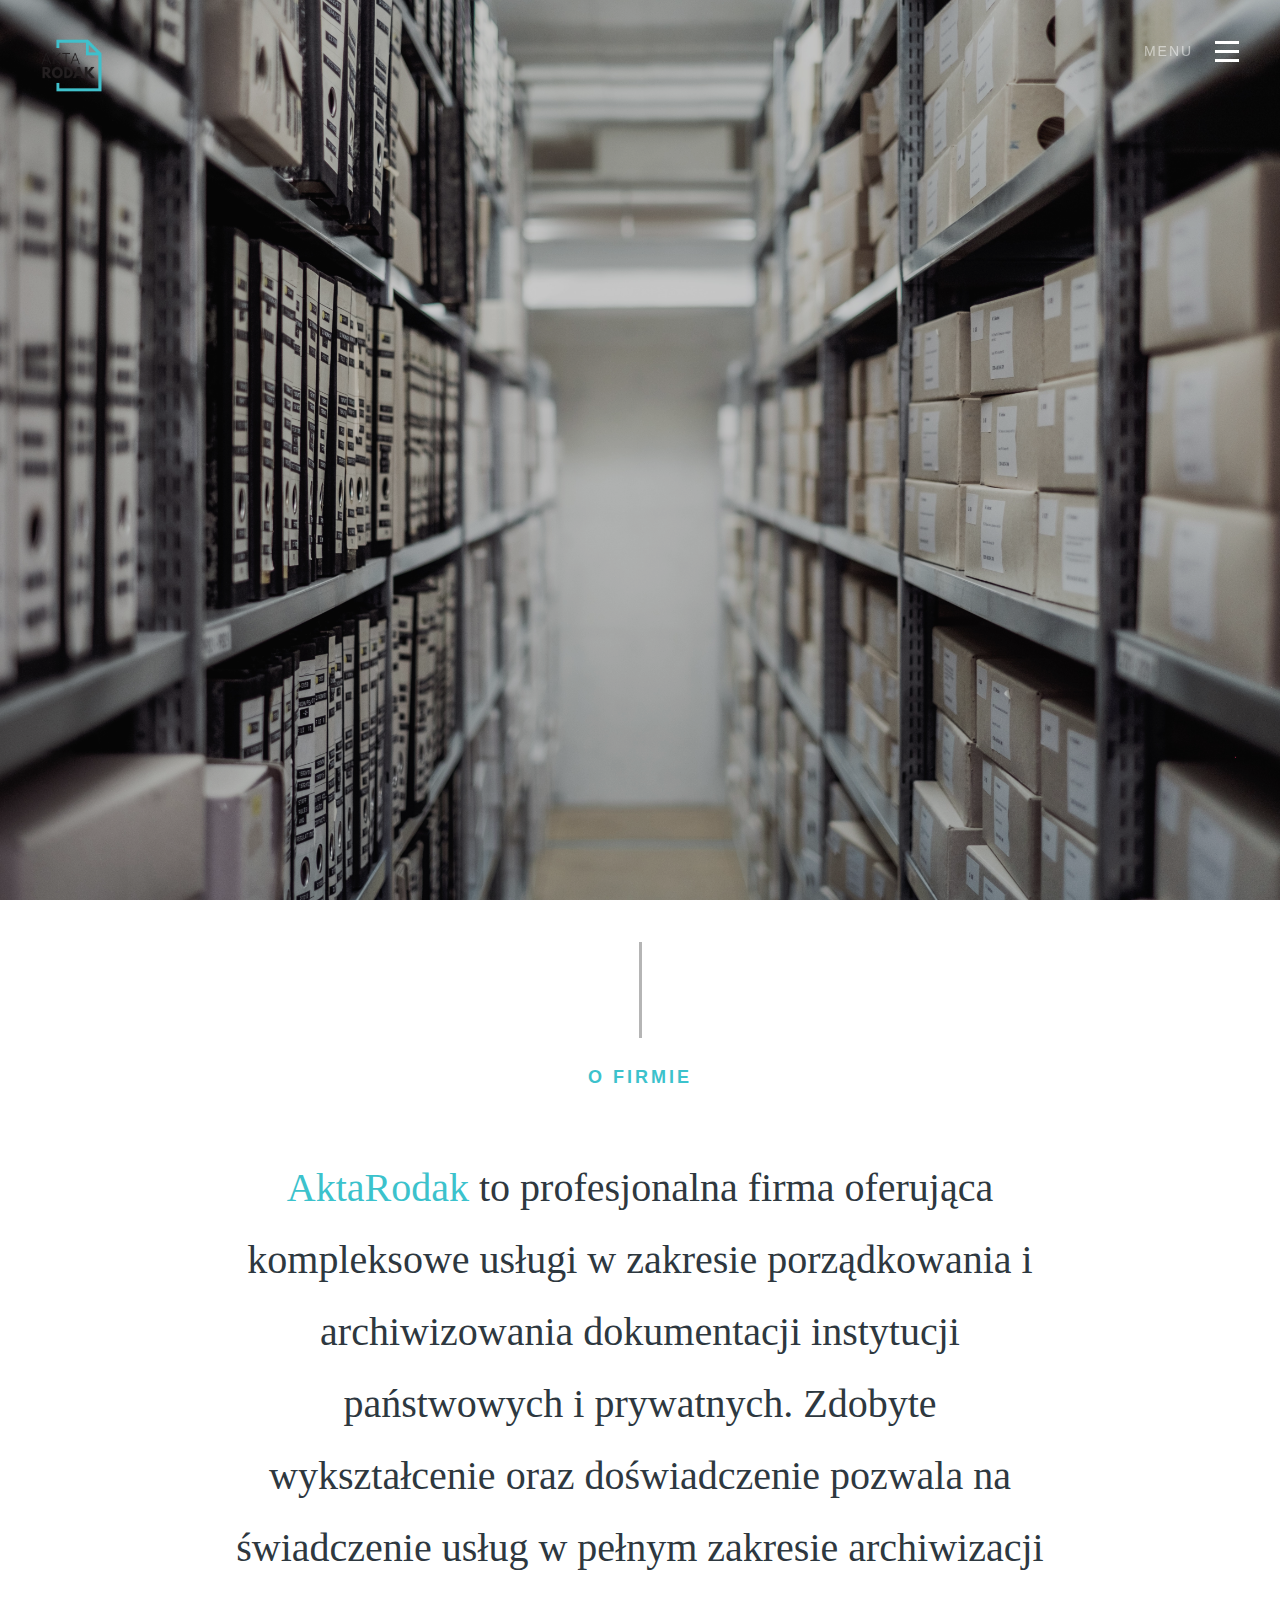
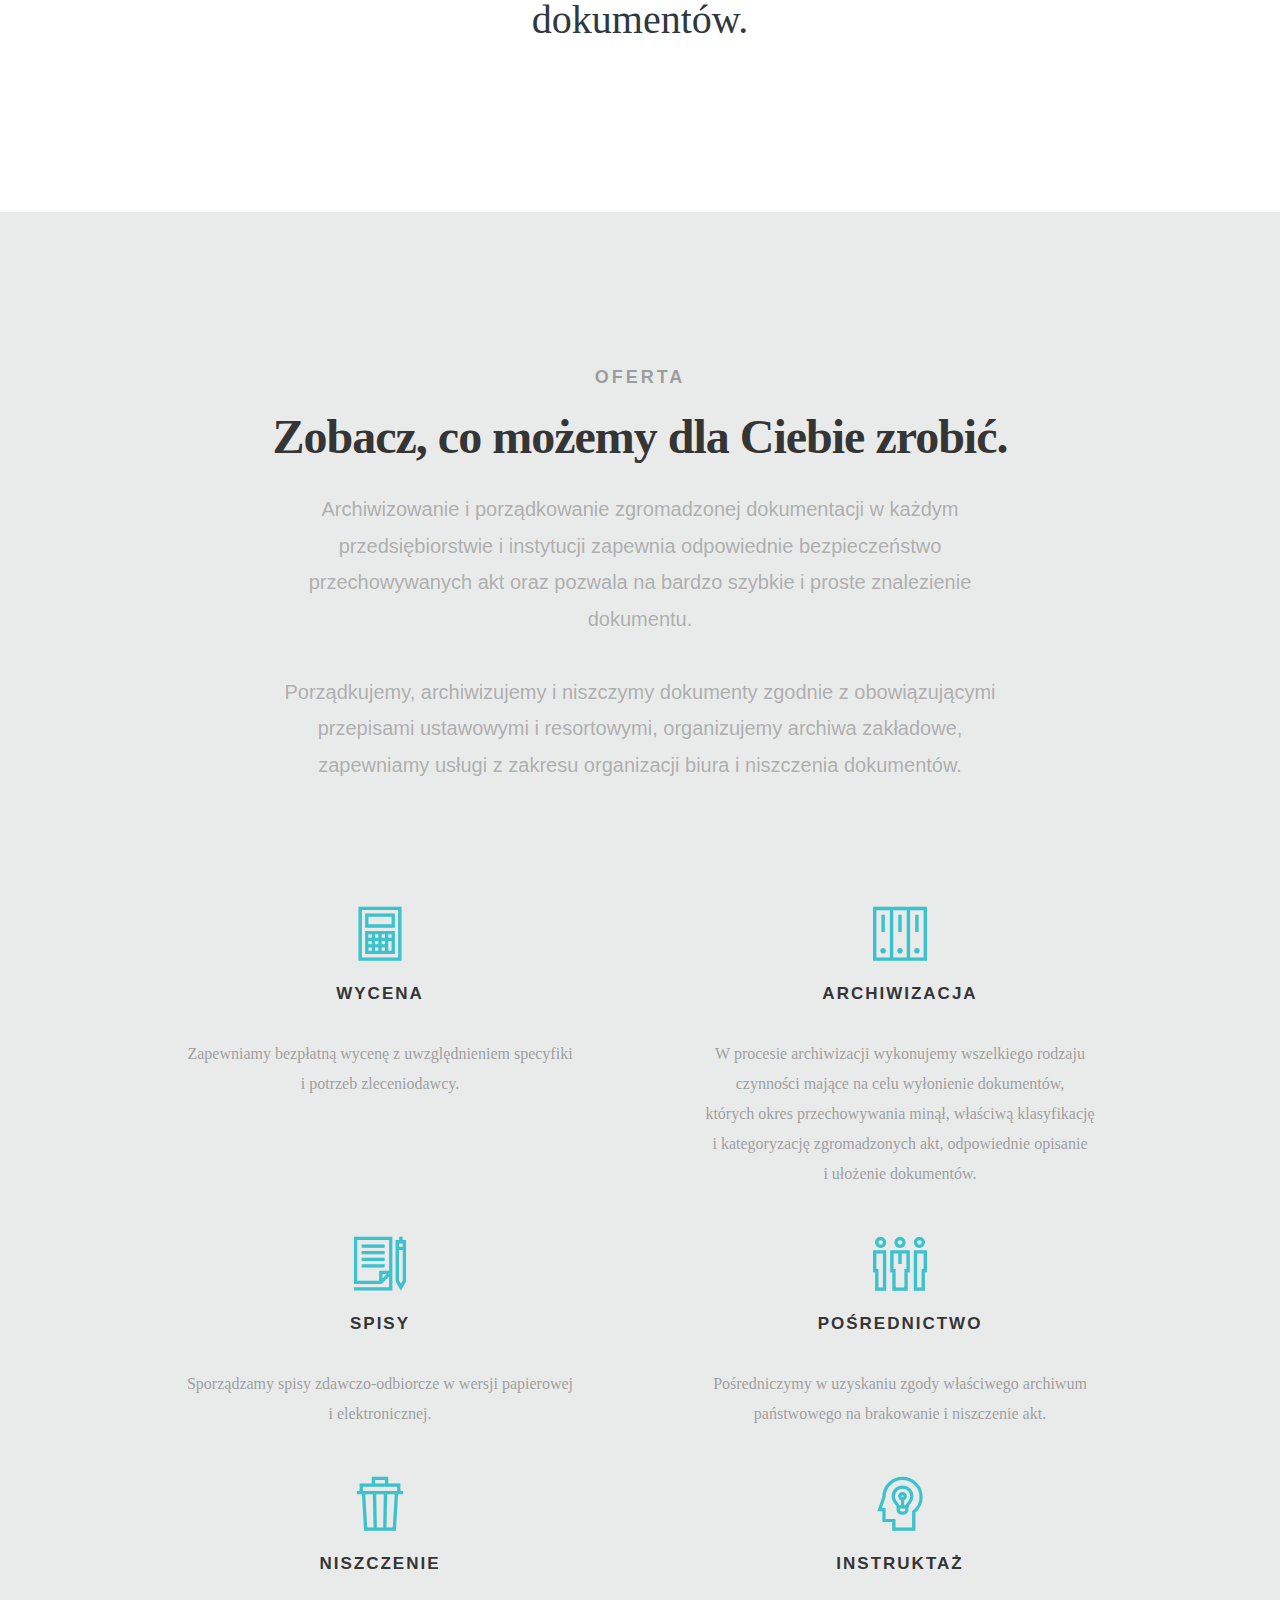
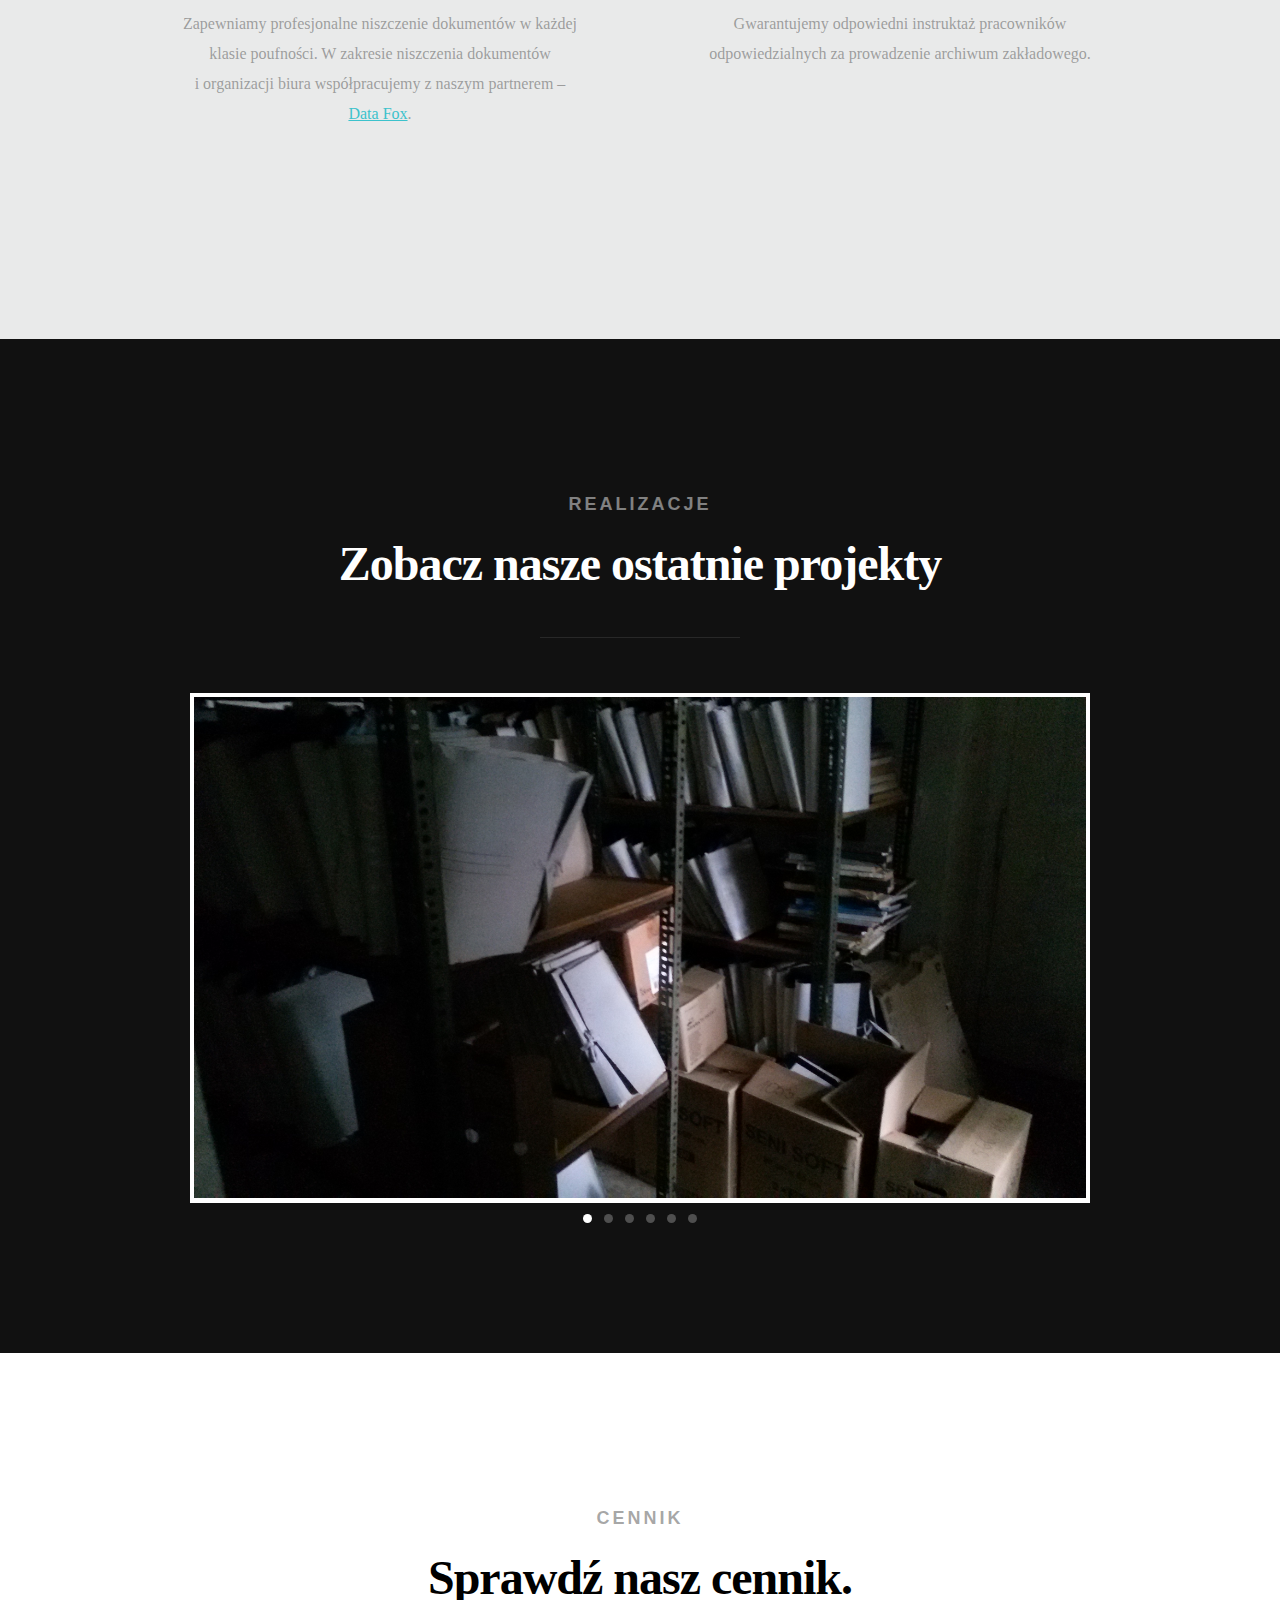
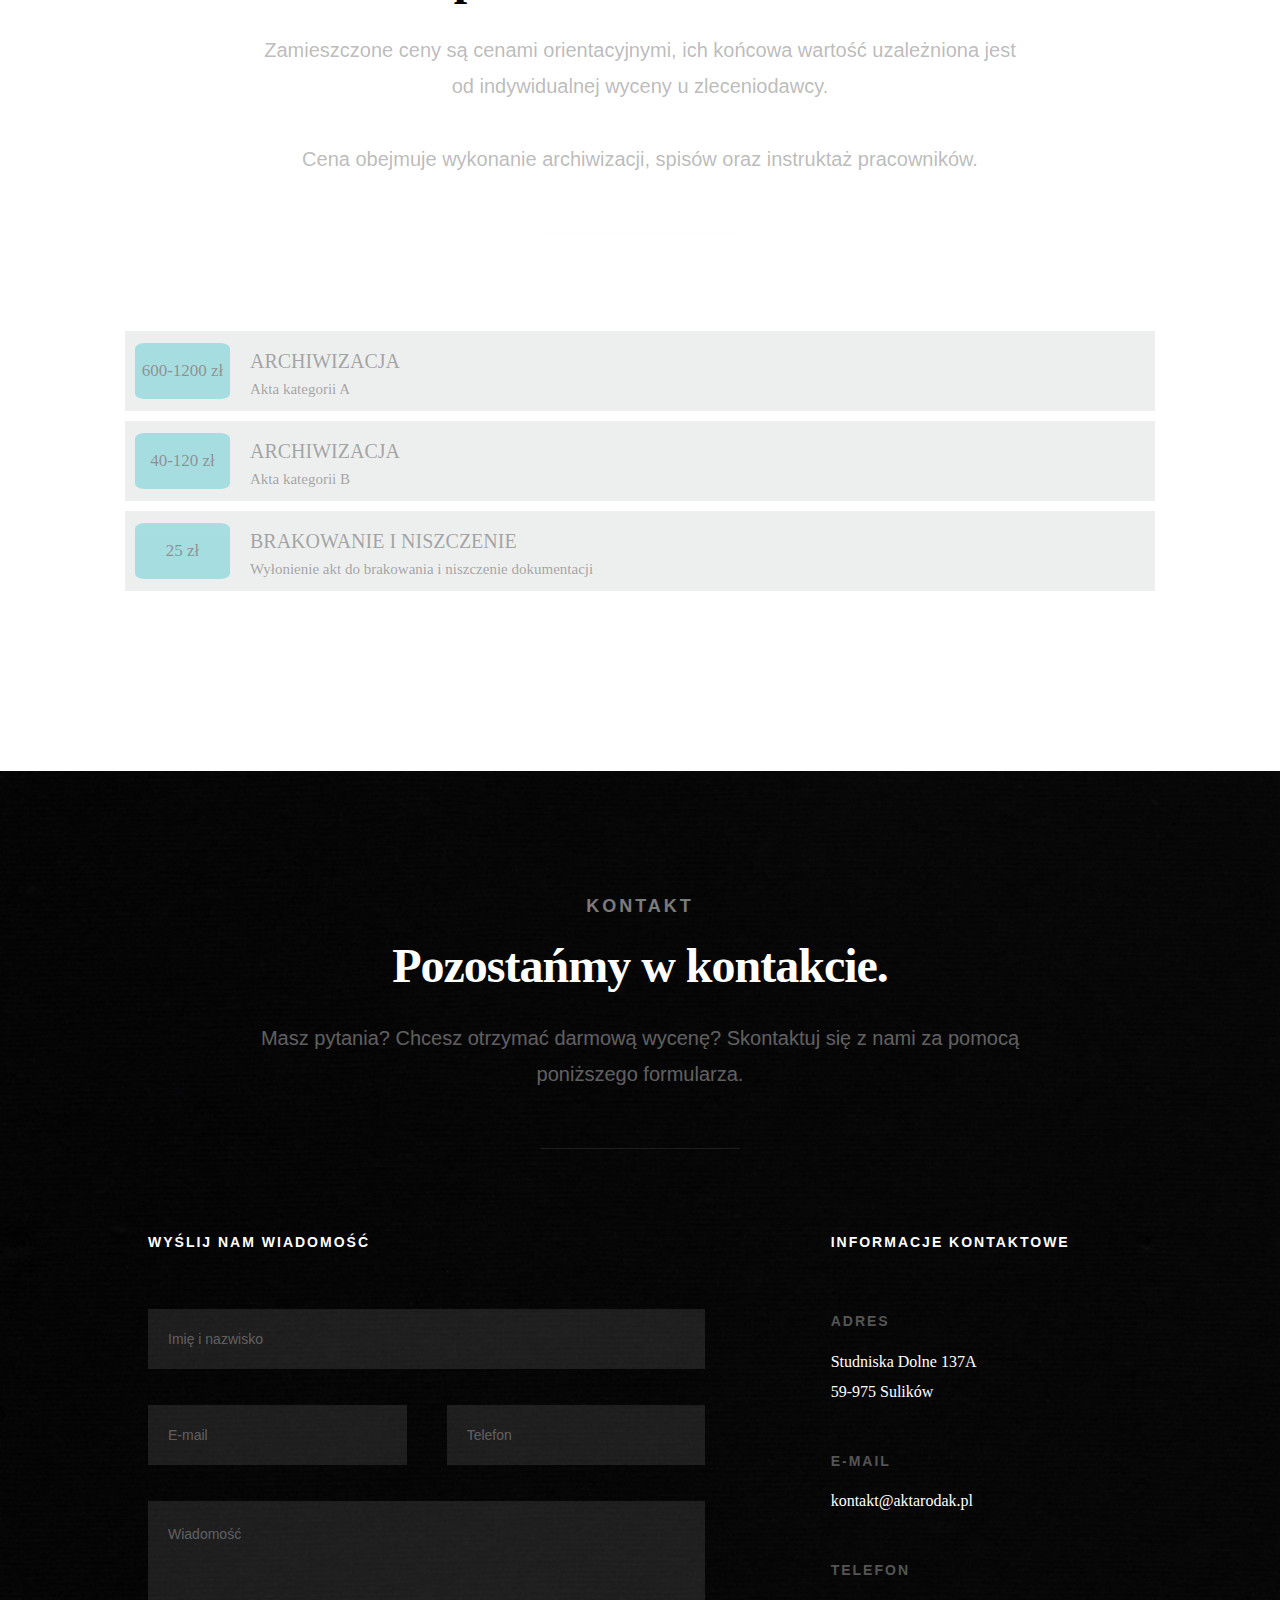
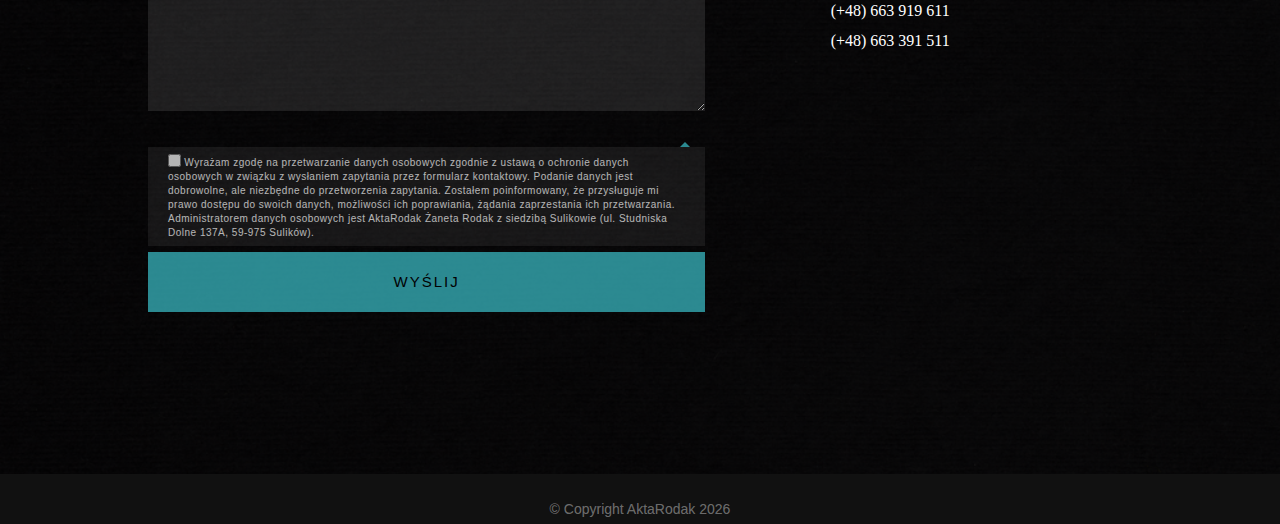
<file: index.html>
<!DOCTYPE html>
<html class="no-js oldie ie8" lang="pl">
<html class="no-js oldie ie9" lang="pl">
<html class="no-js" lang="pl">

<head>
    <meta charset="utf-8">
    <title>AktaRodak - archiwizacja dokumentów</title>
    <meta name="description" content="Porządkowanie, archiwizowanie oraz niszczenie dokumentów, akt.">
    <meta name="viewport" content="width=device-width, initial-scale=1, maximum-scale=1">

    <link rel="stylesheet" href="css/base.css">
    <link rel="stylesheet" href="css/vendor.css">
    <link rel="stylesheet" href="css/main.css">

    <script src="js/modernizr.js"></script>

    <link rel="shortcut icon" href="favicon.ico" type="image/x-icon">
    <link rel="icon" href="favicon.ico" type="image/x-icon">
</head>

<body id="top">

<header>

    <div class="header-logo">
        <a href="index.html">AktaRodak</a>
    </div>

    <a id="header-menu-trigger" href="#0">
        <span class="header-menu-text">Menu</span>
        <span class="header-menu-icon"></span>
    </a>

    <nav id="menu-nav-wrap">

        <a href="#0" class="close-button" title="Zamknij"><span>Zamknij</span></a>

        <h3>AktaRodak</h3>

        <ul class="nav-list">
            <li class="current"><a class="smoothscroll" href="#home" title="">Start</a></li>
            <li><a class="smoothscroll" href="#about" title="">O firmie</a></li>
            <li><a class="smoothscroll" href="#services" title="">Oferta</a></li>
            <li><a class="smoothscroll" href="#portfolio" title="">Realizacje</a></li>
            <li><a class="smoothscroll" href="#pricelist" title="">Cennik</a></li>
            <li><a class="smoothscroll" href="#contact" title="">Kontakt</a></li>
        </ul>

    </nav>

</header>

<section id="home">

    <div class="overlay"></div>

    <div class="home-content-table">
        <div class="home-content-tablecell">
            <div class="row">
                <div class="col-twelve">

                    <h3 class="animate-intro">Profesjonalna i kompleksowa</h3>
                    <h1 class="animate-intro">Archiwizacja dokumentów</h1>

                    <div class="more animate-intro">
                        <a class="smoothscroll button stroke" href="#services">
                            Sprawdź ofertę
                        </a>
                    </div>

                </div>
            </div>
        </div>
    </div>

</section>

<section id="about">

    <div class="row about-wrap">
        <div class="col-full">

            <div class="about-profile-bg"></div>

            <div class="intro">
                <h3>O firmie</h3>
                <p class="lead"><span>AktaRodak</span> to profesjonalna firma
                    oferująca kompleksowe usługi w zakresie porządkowania
                    i archiwizowania dokumentacji instytucji państwowych i prywatnych.
                    Zdobyte wykształcenie oraz doświadczenie pozwala na świadczenie usług
                    w pełnym zakresie archiwizacji dokumentów.</p>
            </div>

        </div>
    </div>

</section>

<section id="services">

    <div class="overlay"></div>

    <div class="row narrow section-intro with-bottom-sep">
        <div class="col-full">

            <h3>Oferta</h3>
            <h1>Zobacz, co możemy dla Ciebie zrobić.</h1>

            <p class="lead">
                Archiwizowanie i porządkowanie zgromadzonej dokumentacji
                w każdym przedsiębiorstwie i instytucji zapewnia odpowiednie
                bezpieczeństwo przechowywanych akt oraz pozwala na bardzo szybkie
                i proste znalezienie dokumentu.
            </p>

            <p class="lead">
                Porządkujemy, archiwizujemy i niszczymy dokumenty zgodnie z
                obowiązującymi przepisami ustawowymi i resortowymi, organizujemy archiwa
                zakładowe, zapewniamy usługi z zakresu organizacji biura i niszczenia
                dokumentów.
            </p>

        </div>
    </div>

    <div class="row services-content">

        <div class="services-list block-1-2 block-tab-full group">

            <div class="bgrid service-item animate-this">
                <span class="icon"><i class="flaticon-calculator"></i></span>
                <div class="service-content">
                    <h3 class="h05">Wycena</h3>
                    <p>
                        Zapewniamy bezpłatną wycenę z uwzględnieniem specyfiki
                        <br>i potrzeb zleceniodawcy.
                    </p>
                </div>
            </div>

            <div class="bgrid service-item animate-this">
                <span class="icon"><i class="flaticon-archive"></i></span>
                <div class="service-content">
                    <h3 class="h05">Archiwizacja</h3>
                    <p>
                        W procesie archiwizacji wykonujemy wszelkiego rodzaju czynności
                        mające na celu wyłonienie dokumentów,<br> których okres przechowywania minął,
                        właściwą klasyfikację<br> i kategoryzację zgromadzonych akt,
                        odpowiednie opisanie<br> i ułożenie dokumentów.
                    </p>
                </div>
            </div>

            <div class="bgrid service-item animate-this">
                <span class="icon"><i class="flaticon-documentation"></i></span>
                <div class="service-content">
                    <h3 class="h05">Spisy</h3>
                    <p>
                        Sporządzamy spisy zdawczo-odbiorcze w wersji papierowej<br> i elektronicznej.
                    </p>
                </div>
            </div>

            <div class="bgrid service-item animate-this">
                <span class="icon"><i class="flaticon-meeting"></i></span>
                <div class="service-content">
                    <h3 class="h05">Pośrednictwo</h3>
                    <p>
                        Pośredniczymy w uzyskaniu zgody właściwego archiwum państwowego
                        na brakowanie i niszczenie akt.
                    </p>
                </div>
            </div>

            <div class="bgrid service-item animate-this">
                <span class="icon"><i class="flaticon-bin"></i></span>
                <div class="service-content">
                    <h3 class="h05">Niszczenie</h3>
                    <p>
                        Zapewniamy profesjonalne niszczenie dokumentów w każdej klasie poufności.
                        W zakresie niszczenia dokumentów<br> i organizacji biura
                        współpracujemy z naszym partnerem – <br>
                        <a href="http://www.datafox.pl" target="_blank">Data Fox</a>.
                    </p>
                </div>
            </div>

            <div class="bgrid service-item animate-this">
                <span class="icon"><i class="flaticon-idea"></i></span>
                <div class="service-content">
                    <h3 class="h05">Instruktaż</h3>
                    <p>
                        Gwarantujemy odpowiedni instruktaż pracowników
                        odpowiedzialnych za prowadzenie archiwum zakładowego.
                    </p>
                </div>
            </div>

        </div>

    </div>

</section>

<section id="portfolio">

    <div class="intro-wrap">

        <div class="row narrow section-intro with-bottom-sep">
            <div class="col-twelve">
                <h3>Realizacje</h3>
                <h1>Zobacz nasze ostatnie projekty</h1>
            </div>
        </div>

    </div>

    <div class="row flex-container">

        <div id="slider" class="flex-slider animate-this">

            <ul class="slides">

                <li>
                    <img src="images/portfolio/gallery/przed1.jpg" alt="Before 1">
                </li>
                <li>
                    <img src="images/portfolio/gallery/przed2.jpg" alt="Before 2">
                </li>
                <li>
                    <img src="images/portfolio/gallery/przed3.jpg" alt="Before 3">
                </li>
                <li>
                    <img src="images/portfolio/gallery/przed4.jpg" alt="Before 4">
                </li>
                <li>
                    <img src="images/portfolio/gallery/po1.jpg" alt="After 1">
                </li>
                <li>
                    <img src="images/portfolio/gallery/po2.jpg" alt="After 2">
                </li>

            </ul>

        </div>

    </div>

</section>

<section id="pricelist">

    <div class="row narrow section-intro with-bottom-sep">
        <div class="col-full">
            <h3>Cennik</h3>
            <h1>Sprawdź nasz cennik.</h1>

            <p class="lead">
                Zamieszczone ceny są cenami orientacyjnymi,
                ich końcowa wartość uzależniona jest od indywidualnej wyceny u zleceniodawcy.
            </p>

            <p class="lead">
                Cena obejmuje wykonanie archiwizacji, spisów oraz instruktaż pracowników.
            </p>

        </div>
    </div>

    <div class="row pricelist-content animate-this">

        <ul class="pricelist">
            <li class="price-element">
                <span class="price">600-1200 zł</span>

                <div class="details">
                    <p class="price-element-title">Archiwizacja</p>
                    <p class="price-element-description">
                        Akta kategorii A
                    </p>
                </div>
            </li>

            <li class="price-element">
                <span class="price">40-120 zł</span>

                <div class="details">
                    <p class="price-element-title">Archiwizacja</p>
                    <p class="price-element-description">
                        Akta kategorii B
                    </p>
                </div>
            </li>

            <li class="price-element">
                <span class="price">25 zł</span>

                <div class="details">
                    <p class="price-element-title">Brakowanie i niszczenie</p>
                    <p class="price-element-description">
                        Wyłonienie akt do brakowania i niszczenie dokumentacji
                    </p>
                </div>
            </li>
        </ul>

    </div>

</section>

<section id="contact">

    <div class="overlay"></div>

    <div class="row narrow section-intro with-bottom-sep">
        <div class="col-twelve">
            <h3>Kontakt</h3>
            <h1>Pozostańmy w kontakcie.</h1>

            <p class="lead">Masz pytania? Chcesz otrzymać darmową wycenę?
                Skontaktuj się z nami za pomocą poniższego formularza.</p>
        </div>
    </div>

    <div class="row contact-content">

        <div class="col-seven tab-full animate-this">

            <h5>Wyślij nam wiadomość</h5>

            <form name="contactForm" id="contactForm" method="post">

                <div class="form-field">
                    <input name="contactName" type="text" id="contactName" placeholder="Imię i nazwisko" value=""
                           minlength="2"
                           required="">
                </div>

                <div class="row">
                    <div class="col-six tab-full">
                        <div class="form-field">
                            <input name="contactEmail" type="email" id="contactEmail" placeholder="E-mail" value=""
                                   required="">
                        </div>
                    </div>
                    <div class="col-six tab-full">
                        <div class="form-field">
                            <input name="contactPhone" type="text" id="contactPhone" placeholder="Telefon" value="">
                        </div>
                    </div>
                </div>

                <div class="form-field">
                    <textarea name="contactMessage" id="contactMessage" placeholder="Wiadomość" rows="10" cols="50"
                              required=""></textarea>
                </div>

                <div class="form-field">
                    <label for="contactPermission" class="checkbox">
                        <input name="contactPermission"  type="checkbox" id="contactPermission" autocomplete="off"
                               required="">
                        Wyrażam zgodę na przetwarzanie danych osobowych zgodnie z ustawą o ochronie danych osobowych
                        w związku z wysłaniem zapytania przez formularz kontaktowy. Podanie danych jest dobrowolne, ale
                        niezbędne do przetworzenia zapytania. Zostałem poinformowany, że przysługuje mi prawo dostępu
                        do swoich danych, możliwości ich poprawiania, żądania zaprzestania ich przetwarzania.
                        Administratorem danych osobowych jest AktaRodak Żaneta Rodak z siedzibą Sulikowie (ul. Studniska
                        Dolne 137A, 59-975 Sulików).
                    </label>
                </div>

                <div class="form-field honeypot">
                    <input name="contactHoneyPot"  type="text" id="contactHoneyPot" placeholder="Pozostaw to pole puste" autocomplete="off">
                </div>

                <div class="form-field">
                    <button class="submitform">Wyślij</button>

                    <div id="submit-loader">
                        <div class="text-loader">Wysyłanie...</div>
                        <div class="s-loader">
                            <div class="bounce1"></div>
                            <div class="bounce2"></div>
                            <div class="bounce3"></div>
                        </div>
                    </div>
                </div>

            </form>

            <div id="message-warning"></div>

            <div id="message-success">
                <i class="fa fa-check"></i>Wiadomość została wysłana, dziękujemy za kontakt!<br>
            </div>

        </div>

        <div class="col-four tab-full contact-info end animate-this">

            <h5>Informacje kontaktowe</h5>

            <div class="cinfo">
                <h6>Adres</h6>
                <p>
                    Studniska Dolne 137A<br>
                    59-975 Sulików
                </p>
            </div>

            <div class="cinfo">
                <h6>E-mail</h6>
                <p>kontakt@aktarodak.pl</p>
            </div>

            <div class="cinfo phone">
                <h6>Telefon</h6>
                <p>(+48) 663 919 611</p>
                <p>(+48) 663 391 511</p>
            </div>

        </div>

    </div>

</section>

<footer>

    <div class="footer-bottom">

        <div class="row">

            <div class="col-twelve">
                <div class="copyright">
                    <span>© Copyright AktaRodak
                        <script>document.write(new Date().getFullYear())</script>
                    </span>
                </div>
            </div>

        </div>

    </div>

    <div id="go-top">
        <a class="smoothscroll" title="Powrót do góry" href="#top">
            <i class="fa fa-long-arrow-up" aria-hidden="true"></i>
        </a>
    </div>

</footer>

<script src="js/jquery-2.1.3.min.js"></script>
<script src="js/plugins.js"></script>
<script src="js/main.js"></script>

</body>

</html>
</file>
<file: css/main.css>
/* -------------------------------------------------------------------
 * webfonts and iconfonts
 * ------------------------------------------------------------------- */
@import url("icons/flaticon.css");
@import url("fonts.css");

/* -------------------------------------------------------------------
 * base style overrides
 * ------------------------------------------------------------------- */
html {
    font-size: 10px;
}

@media only screen and (max-width: 1024px) {
    html {
        font-size: 9.375px;
    }
}

@media only screen and (max-width: 768px) {
    html {
        font-size: 10px;
    }
}

@media only screen and (max-width: 400px) {
    html {
        font-size: 9.375px;
    }
}

html, body {
    height: 100%;
}

body {
    background: #111111;
    font-family: "librebaskerville-regular", serif;
    font-size: 1.6rem;
    line-height: 3rem;
    color: #353535;
    margin: 0;
    padding: 0;
}

/* ------------------------------------------------------------------- 
 * links
 * ------------------------------------------------------------------- */
a, a:visited {
    color: #07617d;
    -moz-transition: all 0.3s ease-in-out;
    -o-transition: all 0.3s ease-in-out;
    -webkit-transition: all 0.3s ease-in-out;
    -ms-transition: all 0.3s ease-in-out;
    transition: all 0.3s ease-in-out;
}

a:hover, a:focus {
    color: #000000;
}

/* -------------------------------------------------------------------
 *  typography & general theme styles
 * ------------------------------------------------------------------- */
h1, h2, h3, h4, h5, h6,
.h01, .h02, .h03, .h04, .h05, .h06 {
    font-family: "montserrat-bold", sans-serif;
    color: #151515;
    font-style: normal;
    text-rendering: optimizeLegibility;
    margin-bottom: 2.1rem;
}

h3, .h03, h4, .h04 {
    margin-bottom: 1.8rem;
}

h5, .h05, h6, .h06 {
    margin-bottom: 1.2rem;
}

h1, .h01 {
    font-size: 3.1rem;
    line-height: 1.35;
    letter-spacing: -.1rem;
}

@media only screen and (max-width: 600px) {
    h1, .h01 {
        font-size: 2.6rem;
        letter-spacing: -.07rem;
    }
}

h2, .h02 {
    font-size: 2.4rem;
    line-height: 1.25;
}

h3, .h03 {
    font-size: 2rem;
    line-height: 1.5;
}

h4, .h04 {
    font-size: 1.7rem;
    line-height: 1.76;
}

h5, .h05 {
    font-size: 1.4rem;
    line-height: 1.7;
    text-transform: uppercase;
    letter-spacing: .2rem;
}

h6, .h06 {
    font-size: 1.3rem;
    line-height: 1.85;
    text-transform: uppercase;
    letter-spacing: .2rem;
}

p img {
    margin: 0;
}

p.lead {
    font-family: "montserrat-regular", sans-serif;
    font-size: 2rem;
    line-height: 1.8;
    color: #4f4f4f;
    margin-bottom: 3.6rem;
}

@media only screen and (max-width: 768px) {
    p.lead {
        font-size: 1.8rem;
    }
}

em, i, strong, b {
    font-size: 1.6rem;
    line-height: 3rem;
    font-style: normal;
    font-weight: normal;
}

em, i {
    font-family: "librebaskerville-italic", serif;
}

strong, b {
    font-family: "librebaskerville-bold", serif;
}

small {
    font-size: 1.1rem;
    line-height: inherit;
}

blockquote {
    margin: 3rem 0;
    padding-left: 5rem;
    position: relative;
}

blockquote:before {
    content: "\201C";
    font-size: 10rem;
    line-height: 0px;
    margin: 0;
    color: rgba(0, 0, 0, 0.3);
    font-family: arial, sans-serif;
    position: absolute;
    top: 3.6rem;
    left: 0;
}

blockquote p {
    font-family: "librebaskerville-italic", georgia, serif;
    font-style: italic;
    padding: 0;
    font-size: 1.9rem;
    line-height: 1.895;
}

blockquote cite {
    display: block;
    font-size: 1.3rem;
    font-style: normal;
    line-height: 1.615;
}

blockquote cite:before {
    content: "\2014 \0020";
}

blockquote cite a,
blockquote cite a:visited {
    color: #4f4f4f;
    border: none;
}

abbr {
    font-family: "librebaskerville-bold", serif;
    font-variant: small-caps;
    text-transform: lowercase;
    letter-spacing: .05rem;
    color: #4f4f4f;
}

var, kbd, samp, code, pre {
    font-family: Consolas, "Andale Mono", Courier, "Courier New", monospace;
}

pre {
    padding: 2.4rem 3rem 3rem;
    background: #F1F1F1;
}

code {
    font-size: 1.4rem;
    margin: 0 .2rem;
    padding: .3rem .6rem;
    white-space: nowrap;
    background: #F1F1F1;
    border: 1px solid #E1E1E1;
    border-radius: 3px;
}

pre > code {
    display: block;
    white-space: pre;
    line-height: 2;
    padding: 0;
    margin: 0;
}

pre.prettyprint > code {
    border: none;
}

del {
    text-decoration: line-through;
}

abbr[title], dfn[title] {
    border-bottom: 1px dotted;
    cursor: help;
}

mark {
    background: #FFF49B;
    color: #000;
}

hr {
    border: solid #d2d2d2;
    border-width: 1px 0 0;
    clear: both;
    margin: 2.4rem 0 1.5rem;
    height: 0;
}

/* -------------------------------------------------------------------
 *  lists
 * ------------------------------------------------------------------- */
ol {
    list-style: decimal;
}

ul {
    list-style: disc;
}

li {
    display: list-item;
}

ol, ul {
    margin-left: 1.7rem;
}

ul li {
    padding-left: .4rem;
}

ul ul, ul ol,
ol ol, ol ul {
    margin: .6rem 0 .6rem 1.7rem;
}

ul.disc li {
    display: list-item;
    list-style: none;
    padding: 0 0 0 .8rem;
    position: relative;
}

ul.disc li::before {
    content: "";
    display: inline-block;
    width: 8px;
    height: 8px;
    border-radius: 50%;
    background: #07617d;
    position: absolute;
    left: -17px;
    top: 11px;
    vertical-align: middle;
}

dt {
    margin: 0;
    color: #07617d;
}

dd {
    margin: 0 0 0 2rem;
}

/* ------------------------------------------------------------------- 
 * spacing
 * ------------------------------------------------------------------- */
button, .button {
    margin-bottom: 1.2rem;
}

fieldset {
    margin-bottom: 1.5rem;
}

input,
textarea,
select,
pre,
blockquote,
figure,
table,
p,
ul,
ol,
dl,
form,
.ss-custom-select {
    margin-bottom: 3rem;
}

/* ------------------------------------------------------------------- 
 * floated image
 * ------------------------------------------------------------------- */
img.pull-right {
    margin: 1.5rem 0 0 3rem;
}

img.pull-left {
    margin: 1.5rem 3rem 0 0;
}

/* ------------------------------------------------------------------- 
 * block grids paddings
 * ------------------------------------------------------------------- */
.bgrid {
    padding: 0 20px;
}

@media only screen and (max-width: 1024px) {
    .bgrid {
        padding: 0 18px;
    }
}

@media only screen and (max-width: 768px) {
    .bgrid {
        padding: 0 15px;
    }
}

@media only screen and (max-width: 600px) {
    .bgrid {
        padding: 0 10px;
    }
}

@media only screen and (max-width: 400px) {
    .bgrid {
        padding: 0;
    }
}

/* -------------------------------------------------------------------
 *  forms
 * ------------------------------------------------------------------- */
fieldset {
    border: none;
}

input[type="email"],
input[type="number"],
input[type="search"],
input[type="text"],
input[type="tel"],
input[type="url"],
input[type="password"],
textarea,
select {
    display: block;
    height: 6rem;
    padding: 1.5rem 2rem;
    border: 0;
    outline: none;
    vertical-align: middle;
    color: #444444;
    font-family: "montserrat-regular", sans-serif;
    font-size: 1.4rem;
    line-height: 3rem;
    max-width: 100%;
    background: rgba(0, 0, 0, 0.1);
    -moz-transition: all 0.3s ease-in-out;
    -o-transition: all 0.3s ease-in-out;
    -webkit-transition: all 0.3s ease-in-out;
    -ms-transition: all 0.3s ease-in-out;
    transition: all 0.3s ease-in-out;
}

.ss-custom-select {
    position: relative;
    padding: 0;
}

.ss-custom-select select {
    -webkit-appearance: none;
    -moz-appearance: none;
    -ms-appearance: none;
    -o-appearance: none;
    appearance: none;
    text-indent: 0.01px;
    text-overflow: '';
    margin: 0;
    line-height: 3rem;
    vertical-align: middle;
}

.ss-custom-select select option {
    padding-left: 2rem;
    padding-right: 2rem;
}

.ss-custom-select select::-ms-expand {
    display: none;
}

.ss-custom-select::after {
    content: '\f0d7';
    font-family: 'FontAwesome';
    position: absolute;
    top: 50%;
    right: 1.5rem;
    margin-top: -10px;
    bottom: auto;
    width: 20px;
    height: 20px;
    line-height: 20px;
    font-size: 18px;
    text-align: center;
    pointer-events: none;
    color: #252525;
}

/* IE9 and below */
.oldie .ss-custom-select::after {
    display: none;
}

textarea {
    min-height: 25rem;
}

input[type="email"]:focus,
input[type="number"]:focus,
input[type="search"]:focus,
input[type="text"]:focus,
input[type="tel"]:focus,
input[type="url"]:focus,
input[type="password"]:focus,
textarea:focus,
select:focus {
    color: #000000;
}

label, legend {
    font-family: "montserrat-bold", sans-serif;
    font-size: 1.4rem;
    margin-bottom: .6rem;
    color: #020202;
    display: block;
}

input[type="checkbox"],
input[type="radio"] {
    display: inline;
}

label > .label-text {
    display: inline-block;
    margin-left: 1rem;
    font-family: "montserrat-regular", sans-serif;
    line-height: inherit;
}

label > input[type="checkbox"],
label > input[type="radio"] {
    margin: 0;
    position: relative;
    top: .15rem;
}

/* -------------------------------------------------------------------
 *  placeholder text
 * ------------------------------------------------------------------- */
::-webkit-input-placeholder {
    color: #8e8e8e;
}

:-moz-placeholder {
    color: #8e8e8e;
    /* Firefox 18- */
}

::-moz-placeholder {
    color: #8e8e8e;
    /* Firefox 19+ */
}

:-ms-input-placeholder {
    color: #8e8e8e;
}

.placeholder {
    color: #8e8e8e !important;
}

/* -------------------------------------------------------------------
 *  autocomplete forms
 * ------------------------------------------------------------------- */
input:-webkit-autofill,
input:-webkit-autofill:hover,
input:-webkit-autofill:focus
input:-webkit-autofill,
textarea:-webkit-autofill,
textarea:-webkit-autofill:hover
textarea:-webkit-autofill:focus,
select:-webkit-autofill,
select:-webkit-autofill:hover,
select:-webkit-autofill:focus {
    border: none;
    -webkit-text-fill-color: #3cc2cc;
    transition: background-color 5000s ease-in-out 0s;
}

/* -------------------------------------------------------------------
 *  buttons
 * ------------------------------------------------------------------- */
.button,
a.button,
button,
input[type="submit"],
input[type="reset"],
input[type="button"] {
    display: inline-block;
    font-family: "montserrat-bold", sans-serif;
    font-size: 1.4rem;
    text-transform: uppercase;
    letter-spacing: .3rem;
    height: 5.4rem;
    line-height: 5.4rem;
    padding: 0 3rem;
    margin: 0 .3rem 1.2rem 0;
    background: #A5A5A5;
    color: #222222;
    text-decoration: none;
    cursor: pointer;
    text-align: center;
    white-space: nowrap;
    border: none;
    -moz-transition: all 0.3s ease-in-out;
    -o-transition: all 0.3s ease-in-out;
    -webkit-transition: all 0.3s ease-in-out;
    -ms-transition: all 0.3s ease-in-out;
    transition: all 0.3s ease-in-out;
}

.button:hover,
a.button:hover,
button:hover,
input[type="submit"]:hover,
input[type="reset"]:hover,
input[type="button"]:hover,
.button:focus,
button:focus,
input[type="submit"]:focus,
input[type="reset"]:focus,
input[type="button"]:focus {
    background: #989898;
    color: #000000;
    outline: 0;
}

.button.button-primary,
a.button.button-primary,
button.button-primary,
input[type="submit"].button-primary,
input[type="reset"].button-primary,
input[type="button"].button-primary {
    background: #151515;
    color: #FFFFFF;
}

.button.button-primary:hover,
a.button.button-primary:hover,
button.button-primary:hover,
input[type="submit"].button-primary:hover,
input[type="reset"].button-primary:hover,
input[type="button"].button-primary:hover,
.button.button-primary:focus,
button.button-primary:focus,
input[type="submit"].button-primary:focus,
input[type="reset"].button-primary:focus,
input[type="button"].button-primary:focus {
    background: #030303;
}

button.full-width, .button.full-width {
    width: 100%;
    margin-right: 0;
}

button.medium, .button.medium {
    height: 5.7rem !important;
    line-height: 5.7rem !important;
    padding: 0 1.8rem !important;
}

button.large, .button.large {
    height: 6rem !important;
    line-height: 6rem !important;
    padding: 0rem 3rem !important;
}

button.stroke, .button.stroke {
    background: transparent !important;
    border: 3px solid #313131;
    line-height: 4.8rem;
}

button.stroke.medium, .button.stroke.medium {
    line-height: 5.1rem !important;
}

button.stroke.large, .button.stroke.large {
    line-height: 5.4rem !important;
}

button.stroke:hover, .button.stroke:hover {
    border: 3px solid #3cc2cc;
    color: #3cc2cc;
}

button::-moz-focus-inner,
input::-moz-focus-inner {
    border: 0;
    padding: 0;
}

/* -------------------------------------------------------------------
 *  section-intro
 * ------------------------------------------------------------------- */
.section-intro {
    text-align: center;
    position: relative;
    margin-bottom: 1.5rem;
}

.section-intro h1 {
    font-family: "librebaskerville-bold", serif;
    font-size: 4.8rem;
    line-height: 1.375;
    color: #151515;
}

.section-intro h3 {
    font-family: "montserrat-bold", sans-serif;
    font-size: 1.8rem;
    line-height: 1.667;
    color: rgba(242, 242, 242, 0.5);
    text-transform: uppercase;
    letter-spacing: .3rem;
    margin-bottom: 1.2rem;
}

.section-intro .lead {
    font-family: "montserrat-regular", sans-serif;
    font-size: 1.8;
    line-height: 1.833;
}

.section-intro.with-bottom-sep {
    padding-bottom: 4.2rem;
    position: relative;
}

.section-intro.with-bottom-sep::after {
    display: inline-block;
    height: 1px;
    width: 200px;
    background-color: rgba(242, 242, 242, 0.1);
    text-align: center;
}

/* responsive: section-intro */
@media only screen and (max-width: 1024px) {
    .section-intro h1 {
        font-size: 4.4rem;
    }

    .section-intro .lead {
        font-size: 1.7rem;
    }
}

@media only screen and (max-width: 768px) {
    .section-intro h1 {
        font-size: 4rem;
    }

    .section-intro h3 {
        font-size: 1.7rem;
    }
}

@media only screen and (max-width: 600px) {
    .section-intro h1 {
        font-size: 3.4rem;
    }

    .section-intro h3 {
        font-size: 1.7rem;
    }
}

@media only screen and (max-width: 500px) {
    .section-intro h3 {
        font-size: 1.5rem;
    }
}

@media only screen and (max-width: 400px) {
    .section-intro h1 {
        font-size: 3.1rem;
    }
}

.wide {
    max-width: 1300px;
}

.narrow {
    max-width: 800px;
}

.js .animate-this, .js .animate-intro {
    opacity: 0;
}

.oldie .animate-this,
.oldie .animate-intro
.no-cssanimations .animate-this,
.no-cssanimations .animate-intro {
    opacity: 1;
}

/* -------------------------------------------------------------------
 *  header
 * ------------------------------------------------------------------- */
header {
    width: 100%;
    height: auto;
    position: absolute;
    left: 0;
    top: 0;
    z-index: 700;
}

header .row {
    height: auto;
    max-width: 1300px;
    position: relative;
}

/* logo */
header .header-logo {
    position: absolute;
    left: 32px;
    top: 30px;
    -moz-transition: all 1s ease-in-out;
    -o-transition: all 1s ease-in-out;
    -webkit-transition: all 1s ease-in-out;
    -ms-transition: all 1s ease-in-out;
    transition: all 1s ease-in-out;
}

header .header-logo a {
    display: block;
    margin: 0;
    padding: 0;
    outline: 0;
    border: none;
    width: 79.3px;
    height: 71.3px;
    background: url("../images/logo_kolor.png") no-repeat center;
    background-size: 79.3px 71.3px;
    font: 0/0 a;
    text-shadow: none;
    color: transparent;
    -moz-transition: all 0.5s ease-in-out;
    -o-transition: all 0.5s ease-in-out;
    -webkit-transition: all 0.5s ease-in-out;
    -ms-transition: all 0.5s ease-in-out;
    transition: all 0.5s ease-in-out;
}

/* menu trigger */
#header-menu-trigger {
    display: block;
    position: fixed;
    right: 32px;
    top: 30px;
    height: 42px;
    width: 42px;
    line-height: 42px;
    font-family: "montserrat-regular", sans-serif;
    font-size: 1.4rem;
    text-transform: uppercase;
    letter-spacing: .2rem;
    color: rgba(255, 255, 255, 0.5);
    -moz-transition: all 0.3s ease-in-out;
    -o-transition: all 0.3s ease-in-out;
    -webkit-transition: all 0.3s ease-in-out;
    -ms-transition: all 0.3s ease-in-out;
    transition: all 0.3s ease-in-out;
}

#header-menu-trigger.opaque {
    background-color: #000000;
}

#header-menu-trigger.opaque .header-menu-text {
    background-color: #000000;
}

#header-menu-trigger:hover, #header-menu-trigger:focus {
    color: #FFFFFF;
}

#header-menu-trigger .header-menu-text {
    display: block;
    position: absolute;
    top: 0;
    left: -75px;
    width: 75px;
    text-align: center;
    background-color: transparent;
    -moz-transition: all 0.3s ease-in-out;
    -o-transition: all 0.3s ease-in-out;
    -webkit-transition: all 0.3s ease-in-out;
    -ms-transition: all 0.3s ease-in-out;
    transition: all 0.3s ease-in-out;
}

#header-menu-trigger .header-menu-icon {
    display: block;
    height: 3px;
    width: 24px;
    background-color: #FFFFFF;
    position: absolute;
    top: 50%;
    right: 9px;
    margin-top: -1.5px;
}

#header-menu-trigger .header-menu-icon::before,
#header-menu-trigger .header-menu-icon::after {
    content: '';
    width: 100%;
    height: 100%;
    background-color: inherit;
    position: absolute;
    left: 0;
}

#header-menu-trigger .header-menu-icon::before {
    top: -9px;
}

#header-menu-trigger .header-menu-icon::after {
    bottom: -9px;
}

/* -------------------------------------------------------------------
 *  menu
 * ------------------------------------------------------------------- */
#menu-nav-wrap {
    background: #0C0C0C;
    color: rgba(255, 255, 255, 0.25);
    font-size: 1.5rem;
    line-height: 1.6;
    padding: 3.6rem 3rem;
    height: 100%;
    width: 240px;
    position: fixed;
    right: 0;
    top: 0;
    visibility: hidden;
    overflow-y: auto;
    z-index: 800;
    -webkit-transform: translateZ(0);
    -webkit-backface-visibility: hidden;
    -webkit-transform: translateX(100%);
    -ms-transform: translateX(100%);
    transform: translateX(100%);
    -moz-transition: all 0.4s ease-in-out;
    -o-transition: all 0.4s ease-in-out;
    -webkit-transition: all 0.4s ease-in-out;
    -ms-transition: all 0.4s ease-in-out;
    transition: all 0.4s ease-in-out;
}

#menu-nav-wrap a, #menu-nav-wrap a:visited {
    color: rgba(255, 255, 255, 0.5);
}

#menu-nav-wrap a:hover, #menu-nav-wrap a:focus, #menu-nav-wrap a:active {
    color: white;
}

#menu-nav-wrap h3 {
    color: white;
    font-family: "montserrat-regular", sans-serif;
    font-size: 2rem;
    line-height: 1.5;
    margin-bottom: 1.5rem;
}

#menu-nav-wrap .nav-list {
    font-family: "montserrat-regular", sans-serif;
    margin: 3.6rem 0 1.5rem 0;
    padding: 0 0 1.8rem 0;
    list-style: none;
    line-height: 3.6rem;
}

#menu-nav-wrap .nav-list li {
    padding-left: 0;
    border-bottom: 1px dotted rgba(255, 255, 255, 0.03);
    line-height: 4.2rem;
}

#menu-nav-wrap .nav-list li:first-child {
    border-top: 1px dotted rgba(255, 255, 255, 0.03);
}

#menu-nav-wrap .nav-list li a {
    color: rgba(255, 255, 255, 0.25);
    display: block;
}

#menu-nav-wrap .nav-list li a:hover,
#menu-nav-wrap .nav-list li a:focus {
    color: white;
}

#menu-nav-wrap .header-social-list {
    list-style: none;
    display: inline-block;
    margin: 0;
    font-size: 2.1rem;
}

#menu-nav-wrap .header-social-list li {
    margin-right: 12px;
    padding-left: 0;
    display: inline-block;
}

#menu-nav-wrap .header-social-list li a {
    color: rgba(255, 255, 255, 0.15);
}

#menu-nav-wrap .header-social-list li a:hover,
#menu-nav-wrap .header-social-list li a:focus {
    color: white;
}

#menu-nav-wrap .header-social-list li:last-child {
    margin: 0;
}

#menu-nav-wrap .close-button {
    display: block;
    height: 30px;
    width: 30px;
    border-radius: 3px;
    background-color: rgba(0, 0, 0, 0.3);
    position: absolute;
    top: 36px;
    right: 30px;
    font: 0/0 a;
    text-shadow: none;
    color: transparent;
}

#menu-nav-wrap .close-button span::before,
#menu-nav-wrap .close-button span::after {
    content: "";
    display: block;
    height: 2px;
    width: 12px;
    background-color: #fff;
    position: absolute;
    top: 50%;
    left: 9px;
    margin-top: -1px;
}

#menu-nav-wrap .close-button span::before {
    -webkit-transform: rotate(-45deg);
    -ms-transform: rotate(-45deg);
    transform: rotate(-45deg);
}

#menu-nav-wrap .close-button span::after {
    -webkit-transform: rotate(45deg);
    -ms-transform: rotate(45deg);
    transform: rotate(45deg);
}

/* menu is open */
.menu-is-open #menu-nav-wrap {
    -webkit-transform: translateX(0);
    -ms-transform: translateX(0);
    transform: translateX(0);
    visibility: visible;
    -webkit-overflow-scrolling: touch;
}

/* responsive: header section */
@media only screen and (max-width: 400px) {
    #header-menu-trigger .header-menu-text {
        display: none;
    }
}

/* -------------------------------------------------------------------
 *  home
 * ------------------------------------------------------------------- */
#home {
    width: 100%;
    height: 100%;
    background-color: #151515;
    background-image: url(../images/intro.jpg);
    background-repeat: no-repeat;
    background-position: center 30%;
    -webkit-background-size: cover;
    -moz-background-size: cover;
    background-size: cover;
    background-attachment: fixed;
    min-height: 804px;
    position: relative;
}

#home .overlay {
    position: absolute;
    top: 0;
    left: 0;
    width: 100%;
    height: 100%;
    opacity: .2;
    background-color: #19191b;
}

.home-content-table {
    width: 100%;
    height: 100%;
    display: table;
    position: relative;
    text-align: center;
}

.home-content-tablecell {
    display: table-cell;
    vertical-align: middle;
    z-index: 500;
}

.home-content-tablecell .row {
    position: relative;
    padding-top: 16.2rem;
    padding-bottom: 15rem;
}

.home-content-tablecell h3 {
    font-family: "montserrat-bold", sans-serif;
    font-size: 2.2rem;
    color: white;
    text-transform: uppercase;
    letter-spacing: .3rem;
    margin: 0 0 .9rem 0;
}

.home-content-tablecell h1 {
    font-family: "montserrat-bold", serif;
    font-size: 9rem;
    line-height: 1.133;
    color: #FFFFFF;
}

.home-content-tablecell .more {
    margin: 4.8rem 0 0 0;
}

.home-content-tablecell .more .button {
    border-color: #FFFFFF;
    color: #FFFFFF;
}

.home-content-tablecell .more:hover .button {
    border-color: #3cc2cc;
    color: #FFFFFF;
    font-weight: bold;
}

/* scroll down */
.scrolldown {
    position: absolute;
    bottom: 0;
    right: 0;
    -webkit-transform: rotate(90deg);
    -ms-transform: rotate(90deg);
    transform: rotate(90deg);
    -webkit-transform-origin: right top 0;
    -ms-transform-origin: right top 0;
    transform-origin: right top 0;
    float: right;
}

.scrolldown i {
    padding-left: 9px;
}

.scrolldown a:hover, .scrolldown a:focus, .scrolldown a:active {
    color: #151515 !important;
}

html[data-useragent*='MSIE 10.0'] .scrolldown,
.oldie .scrolldown {
    display: none;
}

/* vertical animation */
@-webkit-keyframes animate-it {
    0%, 60%, 80%, 100% {
        -webkit-transform: translateX(0);
    }
    20% {
        -webkit-transform: translateX(-5px);
    }
    40% {
        -webkit-transform: translateX(20px);
    }
}

@keyframes animate-it {
    0%, 60%, 80%, 100% {
        -webkit-transform: translateX(0);
    }
    20% {
        -webkit-transform: translateX(-5px);
    }
    40% {
        -webkit-transform: translateX(20px);
    }
}

/* responsive: home section */
@media only screen and (max-width: 1200px) {
    .home-content-tablecell h3 {
        font-size: 2.1rem;
    }

    .home-content-tablecell h1 {
        font-size: 7rem;
    }
}

@media only screen and (max-width: 1024px) {
    .home-content-tablecell h3 {
        font-size: 2rem;
    }

    .home-content-tablecell h1 {
        font-size: 6rem;
    }
}

@media only screen and (max-width: 768px) {
    .home-content-tablecell .row {
        max-width: 600px;
    }

    .home-content-tablecell h3 {
        font-size: 1.8rem;
    }

    .home-content-tablecell h1 {
        font-size: 5.2rem;
    }

    .home-content-tablecell h1 br {
        display: none;
    }
}

@media only screen and (max-width: 600px) {
    #home {
        min-height: 702px;
    }

    .home-content-tablecell .row {
        max-width: 480px;
        padding-top: 12rem;
        padding-bottom: 12rem;
    }

    .home-content-tablecell h3 {
        font-size: 1.7rem;
    }

    .home-content-tablecell h1 {
        font-size: 4.8rem;
    }
}

@media only screen and (max-width: 500px) {
    .home-content-tablecell .row {
        max-width: 420px;
    }

    .home-content-tablecell h3 {
        font-size: 1.5rem;
    }

    .home-content-tablecell h1 {
        font-size: 4.2rem;
    }
}

@media only screen and (max-width: 400px) {
    #home {
        min-height: 654px;
    }

    .home-content-tablecell .row {
        padding-top: 4.8rem;
        padding-bottom: 10.8rem;
    }

    .home-content-tablecell h3 {
        font-size: 1.4rem;
    }

    .home-content-tablecell h1 {
        font-size: 3.6rem;
    }
}

/* -------------------------------------------------------------------
 *  about
 * ------------------------------------------------------------------- */
#about {
    position: relative;
    padding: 4.2rem 0 12rem;
    background-color: #FFFFFF;
    min-height: 696px;
    text-align: center;
}

#about .about-wrap {
    max-width: 850px;
}

#about span {
    color: #3cc2cc;
}

#about h3 {
    font-family: "montserrat-bold", sans-serif;
    font-size: 1.8rem;
    line-height: 1.667;
    color: #3cc2cc;
    text-transform: uppercase;
    letter-spacing: .3rem;
    position: relative;
}

#about h3::before {
    display: block;
    content: "";
    width: 3px;
    height: 9.6rem;
    background-color: rgba(149, 149, 149, 0.7);
    margin: 0 auto 2.4rem;
}

#about .lead {
    font-family: "librebaskerville-bold", serif;
    font-size: 4rem;
    line-height: 1.8;
    color: #2e383f;
    margin-top: 6rem;
}

/* responsive: about */
@media only screen and (max-width: 1024px) {
    #about {
        min-height: 636px;
    }

    #about .about-wrap {
        max-width: 800px;
    }

    #about .lead {
        font-size: 3.8rem;
    }
}

@media only screen and (max-width: 900px) {
    #about .about-wrap {
        max-width: 720px;
    }

    #about .lead {
        font-size: 3.6rem;
    }
}

@media only screen and (max-width: 768px) {
    #about h3 {
        font-size: 1.7rem;
    }

    #about .about-wrap {
        max-width: 600px;
    }

    #about .lead {
        font-size: 3.1rem;
    }
}

@media only screen and (max-width: 600px) {
    #about {
        min-height: auto;
    }

    #about .about-wrap {
        max-width: 500px;
    }

    #about .lead {
        margin-top: 4.8rem;
        font-size: 2.8rem;
    }
}

@media only screen and (max-width: 500px) {
    #about h3 {
        font-size: 1.5rem;
    }

    #about .lead {
        font-size: 2.5rem;
    }
}

@media only screen and (max-width: 400px) {
    #about {
        padding: 4.2rem 0 9.6rem;
    }

    #about .about-wrap {
        max-width: 380px;
    }

    #about .lead {
        font-size: 2.3rem;
    }
}

/* -------------------------------------------------------------------
 *  services
 * ------------------------------------------------------------------- */
#services {
    background-color: #e9eaea;;
    min-height: 800px;
    position: relative;
    padding: 15rem 0 15rem;
}

#services .overlay {
    position: absolute;
    top: 0;
    left: 0;
    width: 100%;
    height: 100%;
}

#services .section-intro h3 {
    color: rgba(79, 79, 79, 0.5);
}

#services .section-intro h1 {
    color: #353535;
}

#services .section-intro .lead {
    color: rgba(79, 79, 79, 0.4);
}

#services .services-content {
    text-align: center;
    max-width: 1040px;
}

#services .services-list {
    margin-top: 1.2rem;
    text-align: center;
}

#services .services-list .service-item {
    margin-bottom: 3rem;
    padding: 0 50px;
}

#services .services-list .service-item p {
    color: rgba(79, 79, 79, 0.5);
}

#services .services-list .service-item a {
    color: #3cc2cc;
    text-decoration: underline;
}

#services .services-list .service-item a:hover {
    color: #3cc2cc;
    font-weight: bold;
}

#services .services-list .icon {
    display: inline-block;
    margin-bottom: 1.5rem;
}

#services .services-list .icon i {
    font-size: 5.4rem;
    color: #3cc2cc;
}

#services .services-list .h05 {
    font-size: 1.7rem;
    line-height: 1.765;
    color: #353535;
    margin-bottom: 3rem;
}

/* responsive: services */
@media only screen and (max-width: 1024px) {
    #services .services-list .service-item {
        padding: 0 40px;
    }
}

@media only screen and (max-width: 900px) {
    #services .services-list .service-item {
        padding: 0 30px;
    }
}

@media only screen and (max-width: 768px) {
    #services {
        padding: 12rem 0 12rem;
    }

    #services .services-content {
        max-width: 550px;
    }

    #services .services-list .service-item {
        padding: 0 15px;
    }

    #services .services-list .icon i {
        font-size: 5.1rem;
    }
}

@media only screen and (max-width: 600px) {
    #services .services-list .service-item {
        padding: 0 10px;
    }

    #services .services-list .icon i {
        font-size: 5rem;
    }
}

@media only screen and (max-width: 400px) {
    #services .services-list .service-item {
        padding: 0;
    }
}

/* -------------------------------------------------------------------
 *  portfolio
 * ------------------------------------------------------------------- */
#portfolio {
    background: #111111;
    position: relative;
    padding: 0;
}

#portfolio .intro-wrap {
    padding: 15rem 0 21rem;
    background: #111111;
}

#portfolio .section-intro h3 {
    color: rgba(242, 242, 242, 0.5);
}

#portfolio .section-intro h1 {
    color: #FFFFFF;
}

#portfolio .section-intro .lead {
    color: rgba(242, 242, 242, 0.4);
}

#portfolio .flex-container {
    width: 80%;
    max-width: 900px;
    margin-top: -22.2rem;
    padding: 0 0 12rem;
}

#slider {
    margin: 0 0 3rem 0;
    position: relative;
    background: #fff;
    border: 4px solid #fff;
}

#slider .slides {
    padding-bottom: 3rem;
    zoom: 1;
}

/* control nav */
#portfolio .flex-control-nav {
    width: 100%;
    text-align: center;
    display: block;
    position: absolute;
    bottom: -2.5rem;
}

#portfolio .flex-control-nav li {
    margin: 0 6px;
    display: inline-block;
    zoom: 1;
}

#portfolio .flex-control-paging li a {
    width: 9px;
    height: 9px;
    background-color: #4f4f4f;
    display: block;
    cursor: pointer;
    border-radius: 50%;
    font: 0/0 a;
    text-shadow: none;
    color: transparent;
}

#portfolio .flex-control-paging li a:hover {
    background-color: #FFFFFF;
}

#portfolio .flex-control-paging li a.flex-active {
    background-color: #FFFFFF;
}

/* direction nav */
#portfolio .flex-direction-nav {
    *height: 0;
}

#portfolio .flex-direction-nav a {
    text-decoration: none;
    display: block;
    width: 40px;
    height: 40px;
    margin: -20px 0 0;
    position: absolute;
    top: 50%;
    z-index: 10;
    overflow: hidden;
    opacity: 0;
    cursor: pointer;
    color: rgba(0, 0, 0, 0.8);
    -webkit-transition: all 0.3s ease-in-out;
    -moz-transition: all 0.3s ease-in-out;
    -ms-transition: all 0.3s ease-in-out;
    -o-transition: all 0.3s ease-in-out;
    transition: all 0.3s ease-in-out;
}

#portfolio .flex-direction-nav a:before {
    font-family: "flexslider-icon";
    font-size: 30px;
    display: inline-block;
    content: '\f001';
    color: rgba(255, 255, 255, 0.8);
}

#portfolio .flex-direction-nav a.flex-next:before {
    content: '\f002';
}

#portfolio .flex-direction-nav .flex-prev {
    left: -40px;
}

#portfolio .flex-direction-nav .flex-next {
    right: -40px;
    text-align: right;
}

#portfolio .flex-slider:hover .flex-direction-nav .flex-prev {
    opacity: 0.7;
    left: 10px;
}

#portfolio .flex-slider:hover .flex-direction-nav .flex-prev:hover {
    opacity: 1;
}

#portfolio .flex-slider:hover .flex-direction-nav .flex-next {
    opacity: 0.7;
    right: 10px;
}

#portfolio .flex-slider:hover .flex-direction-nav .flex-next:hover {
    opacity: 1;
}

#portfolio .flex-direction-nav .flex-disabled {
    opacity: 0 !important;
    filter: alpha(opacity=0);
    cursor: default;
    z-index: -1;
}

/* responsive: portfolio */
@media only screen and (max-width: 768px) {
    #portfolio .intro-wrap {
        padding: 12rem 0 21rem;
    }
}

@media only screen and (max-width: 600px) {
    #portfolio .portfolio-content {
        padding: 0 0 12px;
    }
}

@media only screen and (max-width: 400px) {
    #portfolio .portfolio-content {
        padding: 0 0 0;
    }
}

/* -------------------------------------------------------------------
 *  pricelist
 * ------------------------------------------------------------------- */
#pricelist {
    background: #ffffff;
    min-height: 800px;
    position: relative;
    padding: 15rem 0 15rem;
}

#pricelist .section-intro h3 {
    color: rgba(79, 79, 79, 0.5);
}

#pricelist .section-intro h1 {
    color: #000000;
}

#pricelist .section-intro .lead {
    color: rgba(79, 79, 79, 0.4);
}

#pricelist .pricelist-content {
    width: 100%;
    height: 100%;
    margin: 0 auto;
}

#pricelist .pricelist {
    list-style: none;
    margin: 0;
    padding: 20px 70px;
}

#pricelist .price-element {
    background: #e9eaea;
    height: 80px;
    margin: 10px 0;
    opacity: 0.8;
    padding: 4px 10px;
    width: 100%;
}

#pricelist .price-element:hover {
    opacity: 1;
}

#pricelist .price {
    border-radius: 10%;
    cursor: default;
    display: block;
    float: left;
    height: 56px;
    line-height: 56px;
    margin: 8px 10px 0 0;
    text-align: center;
    width: 95px;
    background-color: #3cc2cc;
    opacity: 0.5;
    font-size: 17px;
    color: #000000;
}

#pricelist .details {
    color: rgba(79, 79, 79, 0.6);
    display: block;
    float: left;
    height: 46px;
    margin: 8px 0;
    padding: 0px 10px;
    line-height: 1.6;
}

#pricelist .price-element-title {
    font-size: 20px;
    font-weight: normal;
    margin: 2px 0 0;
    padding: 0;
    text-transform: uppercase;
}

#pricelist .price-element-description {
    font-size: 15px;
    margin: 0;
    padding: 0;
}

/*responsive*/
@media only screen and (max-width: 700px) {
    #pricelist .pricelist-content {
        padding: 0 0 12px;
    }

    #pricelist .pricelist {
        padding: 0px 50px;
    }
}

@media only screen and (max-width: 600px) {
    #pricelist .pricelist-content {
        padding: 0 0 12px;
    }

    #pricelist .pricelist {
        padding: 0px 20px;
    }

    #pricelist .price-element {
        padding: 0px 10px;
    }

    #pricelist .price {
        margin: 12px 10px 0 0;
    }

    #pricelist .details {
        float: none;
        padding: 0px 5px;
    }
}

@media only screen and (max-width: 400px) {
    #pricelist .pricelist-content {
        padding: 0 0 0;
    }

    #pricelist .price-element {
        height: 116px;
    }

    #pricelist .price {
        margin: 30px 10px 0 0;
    }
}

/* -------------------------------------------------------------------
 *  contact
 * ------------------------------------------------------------------- */
#contact {
    background-color: #111111;
    background-image: url(../images/black_background.jpg);
    background-repeat: no-repeat;
    background-position: center;
    -webkit-background-size: cover;
    -moz-background-size: cover;
    background-size: cover;
    padding: 12rem 0 12rem;
    position: relative;
}

#contact .overlay {
    position: absolute;
    top: 0;
    left: 0;
    width: 100%;
    height: 100%;
    opacity: .75;
    background-color: #000000;
}

#contact .section-intro h1 {
    color: white;
}

#contact .section-intro h3 {
    color: rgba(242, 242, 242, 0.5);
}

#contact .section-intro p.lead {
    color: rgba(242, 242, 242, 0.4);
}

.contact-content {
    max-width: 1024px;
    margin-top: 3rem;
    color: #FFFFFF;
    z-index: 600;
    position: relative;
}

.contact-content h5 {
    color: #FFFFFF;
    margin-bottom: 5.4rem;
}

.contact-content h6 {
    color: #555555;
    font-size: 1.4rem;
}

/* contact info */
.contact-info .cinfo {
    margin-bottom: 4.2rem;
}

.contact-info .phone p {
    margin-bottom: 0;
}

/* contact form */
#contact form {
    margin-top: 0;
    margin-bottom: 3rem;
}

#contact form .form-field {
    position: relative;
}

#contact form .form-field:before, #contact form .form-field:after {
    content: "";
    display: table;
}

#contact form .form-field:after {
    clear: both;
}

#contact form .form-field label {
    font-family: "montserrat-bold", sans-serif;
    font-size: 1rem;
    line-height: 1.4;
    bottom: 1.5rem;
    right: 0;
    text-transform: uppercase;
    letter-spacing: .05rem;
    padding: .6rem 2rem .6rem 2rem;
    margin: 0;
    position: absolute;
    background: #3cc2cc;
    opacity: 0.7;
    color: #ffffff;
}

#contact form .form-field label.checkbox {
    position: relative;
    bottom: 0;
    background: rgba(255, 255, 255, 0.1);
    text-transform: none;
}

#contact form .form-field label::after {
    position: absolute;
    right: 15px;
    top: 1px;
    margin-top: -6px;
    border-left: 5px solid transparent;
    border-right: 5px solid transparent;
    border-bottom: 5px solid #3cc2cc;
    content: "";
}

#contact form ::-webkit-input-placeholder {
    color: rgba(255, 255, 255, 0.3);
}

#contact form :-moz-placeholder {
    color: rgba(255, 255, 255, 0.3);
    /* Firefox 18- */
}

#contact form ::-moz-placeholder {
    color: rgba(255, 255, 255, 0.3);
    /* Firefox 19+ */
}

#contact form :-ms-input-placeholder {
    color: rgba(255, 255, 255, 0.3);
}

#contact form .placeholder {
    color: rgba(255, 255, 255, 0.3) !important;
}

#contact input[type="text"],
#contact input[type="password"],
#contact input[type="email"],
#contact textarea {
    width: 100%;
    color: rgba(255, 255, 255, 0.6);
    margin-bottom: 3.6rem;
    background: rgba(255, 255, 255, 0.1);
}

#contact input[type="text"]:focus,
#contact input[type="password"]:focus,
#contact input[type="email"]:focus {
    color: #FFFFFF;
}

#contact textarea {
    min-height: 21rem;
    padding: 1.8rem 2rem;
}

#contact textarea:focus {
    color: #FFFFFF;
}

#contact button.submitform {
    font-size: 1.5rem;
    display: block;
    letter-spacing: .2rem;
    height: 6rem;
    line-height: 6rem;
    padding: 0 3rem;
    width: 100%;
    background: #3cc2cc;
    color: #000000;
    margin-top: .6rem;
    opacity: 0.7;
}

#contact button.submitform:hover, #contact button.submitform:focus {
    background: #3cc2cc;
    opacity: 1;
}

#message-warning, #message-success {
    display: none;
    background: #000000;
    padding: 3rem;
    margin-bottom: 3.6rem;
    width: 100%;
}

#message-warning {
    color: #D32B2E;
}

#message-success {
    color: #3cc2cc;
}

#message-warning i,
#message-success i {
    margin-right: 10px;
}

/* form loader */
#submit-loader {
    display: none;
    position: relative;
    left: 0;
    top: 1.8rem;
    width: 100%;
    text-align: center;
    margin-bottom: 4.2rem;
}

#submit-loader .text-loader {
    display: none;
    font-family: "montserrat-bold", sans-serif;
    font-size: 1.4rem;
    color: #FFFFFF;
    letter-spacing: .2rem;
    text-transform: uppercase;
}

.oldie #submit-loader .s-loader {
    display: none;
}

.oldie #submit-loader .text-loader {
    display: block;
}

/* loader animation */
.s-loader {
    margin: 1.2rem auto 3rem;
    width: 70px;
    text-align: center;
    -webkit-transform: translateX(0.45rem);
    -ms-transform: translateX(0.45rem);
    transform: translateX(0.45rem);
}

.s-loader > div {
    width: 9px;
    height: 9px;
    background-color: #FFFFFF;
    border-radius: 100%;
    display: inline-block;
    margin-right: .9rem;
    -webkit-animation: sk-bouncedelay 1.4s infinite ease-in-out both;
    animation: sk-bouncedelay 1.4s infinite ease-in-out both;
}

.s-loader .bounce1 {
    -webkit-animation-delay: -0.32s;
    animation-delay: -0.32s;
}

.s-loader .bounce2 {
    -webkit-animation-delay: -0.16s;
    animation-delay: -0.16s;
}

@-webkit-keyframes sk-bouncedelay {
    0%, 80%, 100% {
        -webkit-transform: scale(0);
        -ms-transform: scale(0);
        transform: scale(0);
    }
    40% {
        -webkit-transform: scale(1);
        -ms-transform: scale(1);
        transform: scale(1);
    }
}

@keyframes sk-bouncedelay {
    0%, 80%, 100% {
        -webkit-transform: scale(0);
        -ms-transform: scale(0);
        transform: scale(0);
    }
    40% {
        -webkit-transform: scale(1);
        -ms-transform: scale(1);
        transform: scale(1);
    }
}

/* responsive: contact */
@media only screen and (max-width: 900px) {
    .contact-info {
        width: 38%;
    }
}

@media only screen and (max-width: 768px) {
    .contact-content {
        max-width: 600px;
        text-align: center;
    }

    .contact-info {
        width: 100%;
        margin-top: 3.6rem;
    }
}

@media only screen and (max-width: 600px) {
    .contact-content {
        max-width: 480px;
    }
}

@media only screen and (max-width: 400px) {
    .contact-info {
        width: 100% !important;
        float: none !important;
        clear: both !important;
        margin-left: 0;
        margin-right: 0;
        padding: 0;
    }
}

/* -------------------------------------------------------------------
 *  footer
 * ------------------------------------------------------------------- */
footer {
    margin: 0 0 0 0;
    padding: 0;
    font-size: 1.5rem;
    color: rgba(255, 255, 255, 0.4);
}

footer a, footer a:visited {
    color: #FFFFFF;
}

footer a:hover, footer a:focus {
    color: #3cc2cc;
}

footer .row {
    max-width: 1024px;
}

footer h4.h05 {
    color: #FFFFFF;
    position: relative;
    padding-bottom: 4.2rem;
    margin-bottom: 3.6rem;
}

footer h4.h05::after {
    display: block;
    content: "";
    width: 100px;
    height: 1px;
    background-color: rgba(255, 255, 255, 0.1);
    position: absolute;
    bottom: 0;
    left: 0;
}

/* footer bottom */
.footer-bottom {
    margin-top: 2rem;
    margin-bottom: 2rem;
    text-align: center;
    font-family: "montserrat-regular", sans-serif;
    font-size: 1.4rem;
}

.footer-bottom .copyright span {
    display: inline-block;
}

.footer-bottom .copyright span::after {
    content: "|";
    display: inline-block;
    padding: 0 1rem 0 1.2rem;
    color: rgba(255, 255, 255, 0.1);
}

.footer-bottom .copyright span:last-child::after {
    display: none;
}

#go-top {
    position: fixed;
    bottom: 42px;
    right: 30px;
    z-index: 700;
    display: none;
}

#go-top a {
    text-decoration: none;
    border: 0 none;
    display: block;
    height: 63px;
    width: 60px;
    line-height: 63px;
    text-align: center;
    background-color: #000000;
    color: #888;
    text-align: center;
    text-transform: uppercase;
    -moz-transition: all 0.3s ease-in-out;
    -o-transition: all 0.3s ease-in-out;
    -webkit-transition: all 0.3s ease-in-out;
    -ms-transition: all 0.3s ease-in-out;
    transition: all 0.3s ease-in-out;
}

#go-top a i {
    font-size: 1.7rem;
    line-height: inherit;
}

#go-top a:visited {
    background: #000000;
    color: #888;
}

#go-top a:hover, #go-top a:focus {
    background: #000000;
    color: #FFFFFF;
}

/* responsive: footer */
@media only screen and (max-width: 768px) {
    #go-top {
        bottom: 0;
        right: 0;
    }

    .footer-main {
        text-align: center;
    }

    .footer-main .row {
        max-width: 480px;
    }

    .footer-main [class*="col-"] {
        margin-bottom: 3.6rem;
    }

    footer h4.h05 {
        padding-bottom: 3rem;
        margin-bottom: 3rem;
    }

    footer h4.h05::after {
        left: 50%;
        margin-left: -50px;
    }
}

@media only screen and (max-width: 600px) {
    .footer-bottom {
        padding-bottom: .6rem;
    }

    .footer-bottom .copyright span {
        display: block;
    }

    .footer-bottom .copyright span::after {
        display: none;
    }
}
</file>
<file: css/base.css>
/* ===================================================================
 *  01. reset - normalize.css v3.0.2 | MIT License | git.io/normalize
 *
 * ------------------------------------------------------------------- */
html {
  font-family: sans-serif;
  -ms-text-size-adjust: 100%;
  -webkit-text-size-adjust: 100%;
}

body {
  margin: 0;
}

article,
aside,
details,
figcaption,
figure,
footer,
header,
hgroup,
main,
menu,
nav,
section,
summary {
  display: block;
}

audio, canvas, progress, video {
  display: inline-block;
  vertical-align: baseline;
}

audio:not([controls]) {
  display: none;
  height: 0;
}

[hidden],
template {
  display: none;
}

a {
  background: transparent;
}

a:active, a:hover {
  outline: 0;
}

abbr[title] {
  border-bottom: 1px dotted;
}

b, strong {
  font-weight: bold;
}

dfn {
  font-style: italic;
}

h1 {
  font-size: 2em;
  margin: 0.67em 0;
}

mark {
  background: #ff0;
  color: #000;
}

small {
  font-size: 80%;
}

sub,
sup {
  font-size: 75%;
  line-height: 0;
  position: relative;
  vertical-align: baseline;
}

sup {
  top: -0.5em;
}

sub {
  bottom: -0.25em;
}

img {
  border: 0;
}

svg:not(:root) {
  overflow: hidden;
}

figure {
  margin: 1em 40px;
}

hr {
  -moz-box-sizing: content-box;
  box-sizing: content-box;
  height: 0;
}

pre {
  overflow: auto;
}

code,
kbd,
pre,
samp {
  font-family: monospace, monospace;
  font-size: 1em;
}

button, input, optgroup,
select, textarea {
  color: inherit;
  font: inherit;
  margin: 0;
}

button {
  overflow: visible;
}

button, select {
  text-transform: none;
}

button,
html input[type="button"],
input[type="reset"],
input[type="submit"] {
  -webkit-appearance: button;
  cursor: pointer;
}

button[disabled],
html input[disabled] {
  cursor: default;
}

button::-moz-focus-inner,
input::-moz-focus-inner {
  border: 0;
  padding: 0;
}

input {
  line-height: normal;
}

input[type="checkbox"],
input[type="radio"] {
  box-sizing: border-box;
  padding: 0;
}

input[type="number"]::-webkit-inner-spin-button,
input[type="number"]::-webkit-outer-spin-button {
  height: auto;
}

input[type="search"] {
  -webkit-appearance: textfield;
  -moz-box-sizing: content-box;
  -webkit-box-sizing: content-box;
  box-sizing: content-box;
}

input[type="search"]::-webkit-search-cancel-button,
input[type="search"]::-webkit-search-decoration {
  -webkit-appearance: none;
}

fieldset {
  border: 1px solid #c0c0c0;
  margin: 0 2px;
  padding: 0.35em 0.625em 0.75em;
}

legend {
  border: 0;
  padding: 0;
}

textarea {
  overflow: auto;
}

optgroup {
  font-weight: bold;
}

table {
  border-collapse: collapse;
  border-spacing: 0;
}

td, th {
  padding: 0;
}

/* ===================================================================
 *  02. basic/base setup styles - (_basic.scss)
 *
 * ------------------------------------------------------------------- */
html {
  font-size: 62.5%;
  box-sizing: border-box;
}

*,
*::before,
*::after {
  box-sizing: inherit;
}

body {
  font-weight: normal;
  line-height: 1;
  text-rendering: optimizeLegibility;
  word-wrap: break-word;
  -webkit-overflow-scrolling: touch;
  -webkit-text-size-adjust: none;
}

body, input, button {
  -moz-osx-font-smoothing: grayscale;
  -webkit-font-smoothing: antialiased;
}

/* ------------------------------------------------------------------- 
 * Media - (_basic.scss)
 * ------------------------------------------------------------------- */
img, video {
  max-width: 100%;
  height: auto;
}

/* ------------------------------------------------------------------- 
 * Typography resets - (_basic.scss)
 * ------------------------------------------------------------------- */
div, dl, dt, dd, ul, ol, li, h1, h2, h3, h4, h5, h6, pre, form, p, blockquote, th, td {
  margin: 0;
  padding: 0;
}

h1, h2, h3, h4, h5, h6 {
  -webkit-font-variant-ligatures: common-ligatures;
  -moz-font-variant-ligatures: common-ligatures;
  font-variant-ligatures: common-ligatures;
  text-rendering: optimizeLegibility;
}

em, i {
  font-style: italic;
  line-height: inherit;
}

strong, b {
  font-weight: bold;
  line-height: inherit;
}

small {
  font-size: 60%;
  line-height: inherit;
}

ol, ul {
  list-style: none;
}

li {
  display: block;
}

/* ------------------------------------------------------------------- 
 * links - (_basic.scss)
 * ------------------------------------------------------------------- */
a {
  text-decoration: none;
  line-height: inherit;
}

a img {
  border: none;
}

/* ------------------------------------------------------------------- 
 * inputs - (_basic.scss)
 * ------------------------------------------------------------------- */
fieldset {
  margin: 0;
  padding: 0;
}

input[type="email"],
input[type="number"],
input[type="search"],
input[type="text"],
input[type="tel"],
input[type="url"],
input[type="password"],
textarea {
  -webkit-appearance: none;
  -moz-appearance: none;
  -ms-appearance: none;
  -o-appearance: none;
  appearance: none;
}

/* ===================================================================
 *  03. grid - (_grid.scss)
 *
 * ------------------------------------------------------------------- */
.row {
  width: 94%;
  max-width: 1170px;
  margin: 0 auto;
}
.row:before, .row:after {
  content: "";
  display: table;
}
.row:after {
  clear: both;
}

.row .row {
  width: auto;
  max-width: none;
  margin-left: -20px;
  margin-right: -20px;
}

[class*="col-"], .bgrid {
  float: left;
}

[class*="col-"] + [class*="col-"].end {
  float: right;
}

[class*="col-"] {
  padding: 0 20px;
}

.col-one {
  width: 8.33333%;
}

.col-two, .col-1-6 {
  width: 16.66667%;
}

.col-three, .col-1-4 {
  width: 25%;
}

.col-four, .col-1-3 {
  width: 33.33333%;
}

.col-five {
  width: 41.66667%;
}

.col-six, .col-1-2 {
  width: 50%;
}

.col-seven {
  width: 58.33333%;
}

.col-eight, .col-2-3 {
  width: 66.66667%;
}

.col-nine, .col-3-4 {
  width: 75%;
}

.col-ten, .col-5-6 {
  width: 83.33333%;
}

.col-eleven {
  width: 91.66667%;
}

.col-twelve, .col-full {
  width: 100%;
}

/* ------------------------------------------------------------------- 
 * small screens - (_grid.scss)
 * ------------------------------------------------------------------- */
@media screen and (max-width: 1024px) {
  .row .row {
    margin-left: -18px;
    margin-right: -18px;
  }

  [class*="col-"] {
    padding: 0 18px;
  }
}
/* ------------------------------------------------------------------- 
 * tablets - (_grid.scss)
 * ------------------------------------------------------------------- */
@media screen and (max-width: 768px) {
  .row {
    width: auto;
    padding-left: 30px;
    padding-right: 30px;
  }

  .row .row {
    padding-left: 0;
    padding-right: 0;
    margin-left: -15px;
    margin-right: -15px;
  }

  [class*="col-"] {
    padding: 0 15px;
  }

  .tab-1-4 {
    width: 25%;
  }

  .tab-1-3 {
    width: 33.33333%;
  }

  .tab-1-2 {
    width: 50%;
  }

  .tab-2-3 {
    width: 66.66667%;
  }

  .tab-3-4 {
    width: 75%;
  }

  .tab-full {
    width: 100%;
  }
}
/* ------------------------------------------------------------------- 
 * large mobile devices - (_grid.scss)
 * ------------------------------------------------------------------- */
@media screen and (max-width: 600px) {
  .row {
    padding-left: 25px;
    padding-right: 25px;
  }

  .row .row {
    margin-left: -10px;
    margin-right: -10px;
  }

  [class*="col-"] {
    padding: 0 10px;
  }

  .mob-1-4 {
    width: 25%;
  }

  .mob-1-2 {
    width: 50%;
  }

  .mob-3-4 {
    width: 75%;
  }

  .mob-full {
    width: 100%;
  }
}
/* ------------------------------------------------------------------- 
 * small mobile devices - (_grid.scss)
 * ------------------------------------------------------------------- */
@media screen and (max-width: 400px) {
  .row .row {
    padding-left: 0;
    padding-right: 0;
    margin-left: 0;
    margin-right: 0;
  }

  [class*="col-"] {
    width: 100% !important;
    float: none !important;
    clear: both !important;
    margin-left: 0;
    margin-right: 0;
    padding: 0;
  }

  [class*="col-"] + [class*="col-"].end {
    float: none;
  }
}
/* ===================================================================
 * block grids - (_grid.scss)
 *
 * ------------------------------------------------------------------- */
[class*="block-"]:before, [class*="block-"]:after {
  content: "";
  display: table;
}
[class*="block-"]:after {
  clear: both;
}

.block-1-6 .bgrid {
  width: 16.66667%;
}

.block-1-4 .bgrid {
  width: 25%;
}

.block-1-3 .bgrid {
  width: 33.33333%;
}

.block-1-2 .bgrid {
  width: 50%;
}

/**
 * Clearing for block grid columns. Allow columns with 
 * different heights to align properly.
 */
.block-1-6 .bgrid:nth-child(6n+1),
.block-1-4 .bgrid:nth-child(4n+1),
.block-1-3 .bgrid:nth-child(3n+1),
.block-1-2 .bgrid:nth-child(2n+1) {
  clear: both;
}

/* ------------------------------------------------------------------- 
 * small screens - (_grid.scss)
 * ------------------------------------------------------------------- */
@media screen and (max-width: 1024px) {
  .block-s-1-6 .bgrid {
    width: 16.66667%;
  }

  .block-s-1-4 .bgrid {
    width: 25%;
  }

  .block-s-1-3 .bgrid {
    width: 33.33333%;
  }

  .block-s-1-2 .bgrid {
    width: 50%;
  }

  .block-s-full .bgrid {
    width: 100%;
    clear: both;
  }

  [class*="block-s-"] .bgrid:nth-child(n) {
    clear: none;
  }

  .block-s-1-6 .bgrid:nth-child(6n+1),
  .block-s-1-4 .bgrid:nth-child(4n+1),
  .block-s-1-3 .bgrid:nth-child(3n+1),
  .block-s-1-2 .bgrid:nth-child(2n+1) {
    clear: both;
  }
}
/* ------------------------------------------------------------------- 
 * tablets - (_grid.scss)
 * ------------------------------------------------------------------- */
@media screen and (max-width: 768px) {
  .block-tab-1-6 .bgrid {
    width: 16.66667%;
  }

  .block-tab-1-4 .bgrid {
    width: 25%;
  }

  .block-tab-1-3 .bgrid {
    width: 33.33333%;
  }

  .block-tab-1-2 .bgrid {
    width: 50%;
  }

  .block-tab-full .bgrid {
    width: 100%;
    clear: both;
  }

  [class*="block-tab-"] .bgrid:nth-child(n) {
    clear: none;
  }

  .block-tab-1-6 .bgrid:nth-child(6n+1),
  .block-tab-1-4 .bgrid:nth-child(4n+1),
  .block-tab-1-3 .bgrid:nth-child(3n+1),
  .block-tab-1-2 .bgrid:nth-child(2n+1) {
    clear: both;
  }
}
/* ------------------------------------------------------------------- 
 * large mobile devices - (_grid.scss)
 * ------------------------------------------------------------------- */
@media screen and (max-width: 600px) {
  .block-mob-1-6 .bgrid {
    width: 16.66667%;
  }

  .block-mob-1-4 .bgrid {
    width: 25%;
  }

  .block-mob-1-3 .bgrid {
    width: 33.33333%;
  }

  .block-mob-1-2 .bgrid {
    width: 50%;
  }

  .block-mob-full .bgrid {
    width: 100%;
    clear: both;
  }

  [class*="block-mob-"] .bgrid:nth-child(n) {
    clear: none;
  }

  .block-mob-1-6 .bgrid:nth-child(6n+1),
  .block-mob-1-4 .bgrid:nth-child(4n+1),
  .block-mob-1-3 .bgrid:nth-child(3n+1),
  .block-mob-1-2 .bgrid:nth-child(2n+1) {
    clear: both;
  }
}
/* ------------------------------------------------------------------- 
 * stack on small mobile devices - (_grid.scss)
 * ------------------------------------------------------------------- */
@media screen and (max-width: 400px) {
  .stack .bgrid {
    width: 100% !important;
    float: none !important;
    clear: both !important;
    margin-left: 0;
    margin-right: 0;
  }
}
/* ===================================================================
 *  04. MISC  - (_grid.scss)
 *
 * ------------------------------------------------------------------- */
 
/* Clearing - (http://nicolasgallagher.com/micro-clearfix-hack/
 */
.group:before, .group:after {
  content: "";
  display: table;
}
.group:after {
  clear: both;
}

/* Misc Helper Styles 
 */
.hide {
  display: none;
}

.invisible {
  visibility: hidden;
}

.antialiased {
  -webkit-font-smoothing: antialiased;
  -moz-osx-font-smoothing: grayscale;
}

.overflow-hidden {
  overflow: hidden;
}

.remove-bottom {
  margin-bottom: 0;
}

.half-bottom {
  margin-bottom: 1.5rem !important;
}

.add-bottom {
  margin-bottom: 3rem !important;
}

.no-border {
  border: none;
}

.full-width {
  width: 100%;
}

.text-center {
  text-align: center;
}

.text-left {
  text-align: left;
}

.text-right {
  text-align: right;
}

.pull-left {
  float: left;
}

.pull-right {
  float: right;
}

.align-center {
  margin-left: auto;
  margin-right: auto;
  text-align: center;
}
</file>
